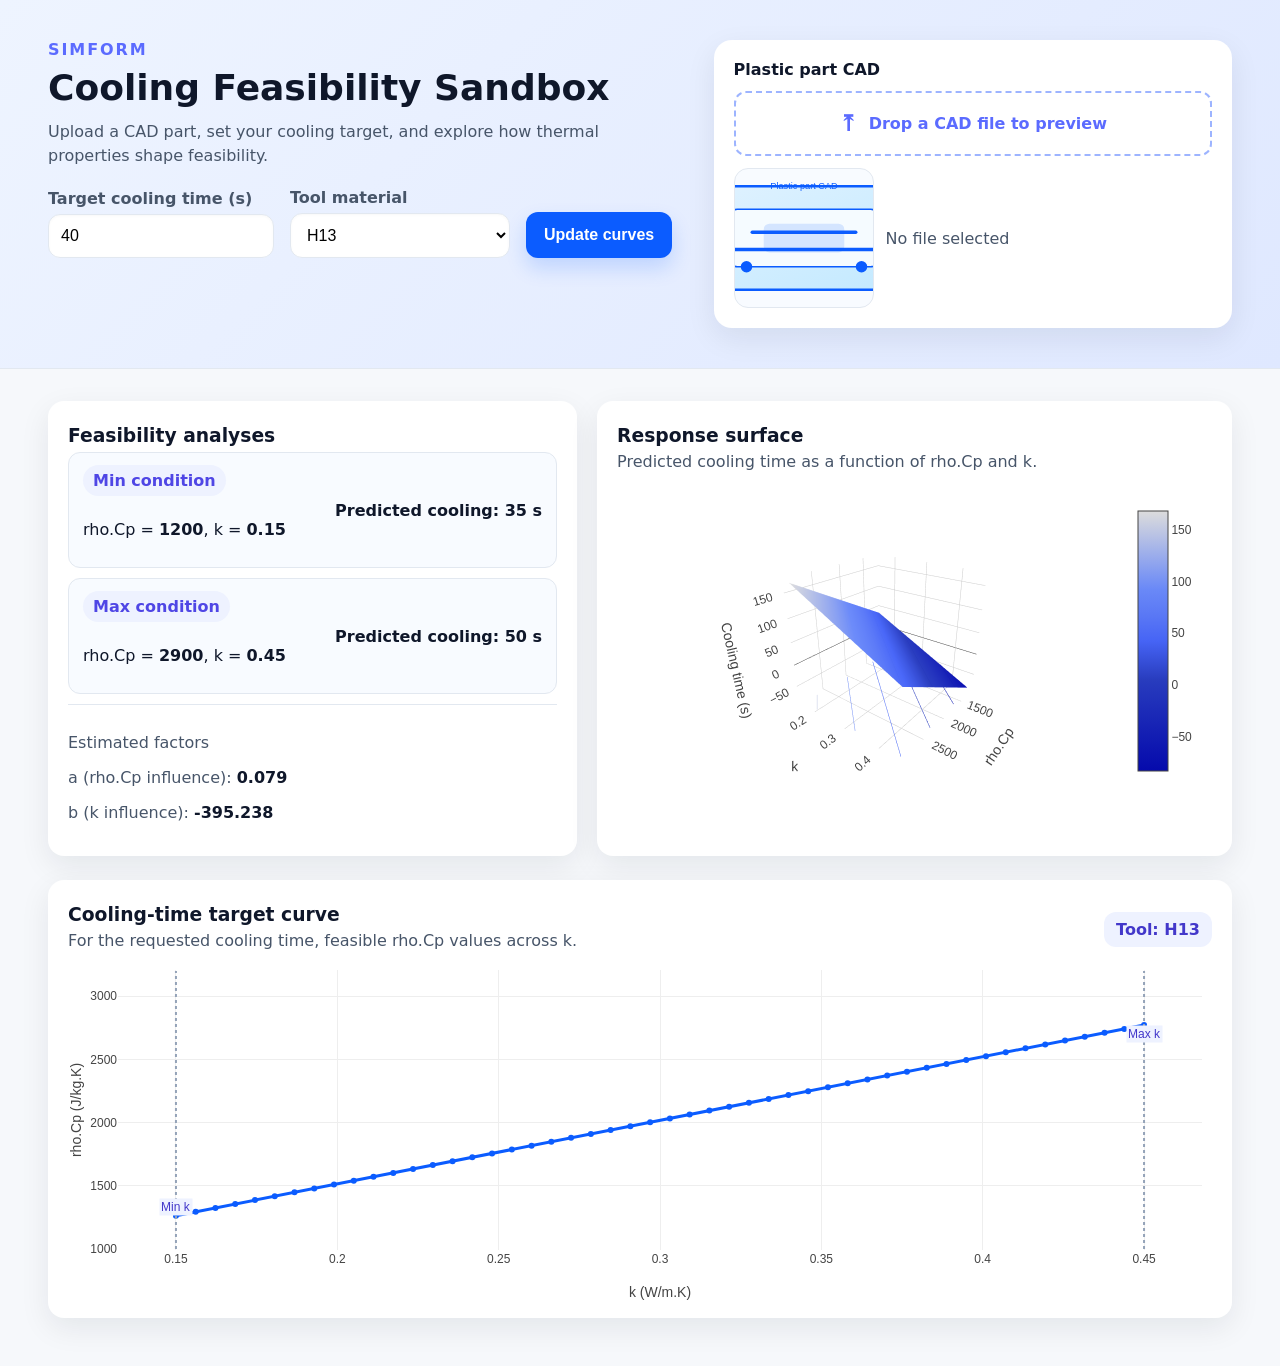
<file: index.html>
<!DOCTYPE html>
<html lang="en">
<head>
  <meta charset="UTF-8" />
  <meta name="viewport" content="width=device-width, initial-scale=1.0" />
  <title>SimForm Cooling Feasibility</title>
  <link rel="stylesheet" href="style.css" />
  <script src="https://cdn.plot.ly/plotly-2.30.0.min.js"></script>
</head>
<body>
  <header class="hero">
    <div>
      <p class="eyebrow">SimForm</p>
      <h1>Cooling Feasibility Sandbox</h1>
      <p class="subtitle">
        Upload a CAD part, set your cooling target, and explore how thermal
        properties shape feasibility.
      </p>
      <div class="inputs-row">
        <label class="input-block">
          <span>Target cooling time (s)</span>
          <input id="targetTime" type="number" min="1" step="0.1" value="40" />
        </label>
        <label class="input-block">
          <span>Tool material</span>
          <select id="toolMaterial">
            <option>H13</option>
            <option>P20</option>
          </select>
        </label>
        <button id="runButton" class="primary">Update curves</button>
      </div>
    </div>
    <div class="upload-card">
      <p class="upload-title">Plastic part CAD</p>
      <label class="upload-drop" for="cadUpload">
        <input id="cadUpload" type="file" accept=".stl,.step,.step,.igs,.iges,.png,.jpg,.jpeg" hidden />
        <span class="upload-icon">⤒</span>
        <span class="upload-text">Drop a CAD file to preview</span>
      </label>
      <div class="preview">
        <img id="previewImage" alt="Part preview" />
        <p id="previewName" class="preview-name">No file selected</p>
      </div>
    </div>
  </header>

  <main class="content">
    <section class="card-grid">
      <div class="card">
        <h3>Feasibility analyses</h3>
        <div class="analysis">
          <div>
            <p class="pill">Min condition</p>
            <p>rho.Cp = <strong id="minRhoCp">1200</strong>, k = <strong id="minK">0.15</strong></p>
          </div>
          <p class="cooling">Predicted cooling: <strong id="minCooling">35 s</strong></p>
        </div>
        <div class="analysis">
          <div>
            <p class="pill">Max condition</p>
            <p>rho.Cp = <strong id="maxRhoCp">2900</strong>, k = <strong id="maxK">0.45</strong></p>
          </div>
          <p class="cooling">Predicted cooling: <strong id="maxCooling">50 s</strong></p>
        </div>
        <div class="factors">
          <p>Estimated factors</p>
          <p>a (rho.Cp influence): <strong id="factorA"></strong></p>
          <p>b (k influence): <strong id="factorB"></strong></p>
        </div>
      </div>

      <div class="card">
        <h3>Response surface</h3>
        <p class="muted">Predicted cooling time as a function of rho.Cp and k.</p>
        <div id="surfacePlot" class="plot"></div>
      </div>
    </section>

    <section class="card">
      <div class="curve-header">
        <div>
          <h3>Cooling-time target curve</h3>
          <p class="muted">For the requested cooling time, feasible rho.Cp values across k.</p>
        </div>
        <div class="chip" id="toolChip">Tool: H13</div>
      </div>
      <div id="isoPlot" class="plot"></div>
    </section>
  </main>

  <template id="placeholderSvg">
    <svg viewBox="0 0 400 240" xmlns="http://www.w3.org/2000/svg" fill="none">
      <defs>
        <linearGradient id="grad" x1="0" y1="0" x2="1" y2="1">
          <stop offset="0%" stop-color="#e0f2ff" />
          <stop offset="100%" stop-color="#c2e9ff" />
        </linearGradient>
      </defs>
      <rect x="20" y="30" width="360" height="180" rx="18" fill="url(#grad)" stroke="#0b5cff" stroke-width="4" />
      <rect x="70" y="70" width="260" height="100" rx="14" fill="#f5fbff" stroke="#0b5cff" stroke-width="3" />
      <rect x="130" y="95" width="140" height="50" rx="10" fill="#0b5cff" opacity="0.14" />
      <path d="M80 140h240" stroke="#0b5cff" stroke-width="6" stroke-linecap="round" />
      <path d="M110 110h180" stroke="#0b5cff" stroke-width="6" stroke-linecap="round" />
      <circle cx="100" cy="170" r="10" fill="#0b5cff" />
      <circle cx="300" cy="170" r="10" fill="#0b5cff" />
      <text x="200" y="35" text-anchor="middle" font-size="16" fill="#0b5cff" font-family="'Inter', sans-serif">Plastic part CAD</text>
    </svg>
  </template>

  <script src="script.js"></script>
</body>
</html>
</file>
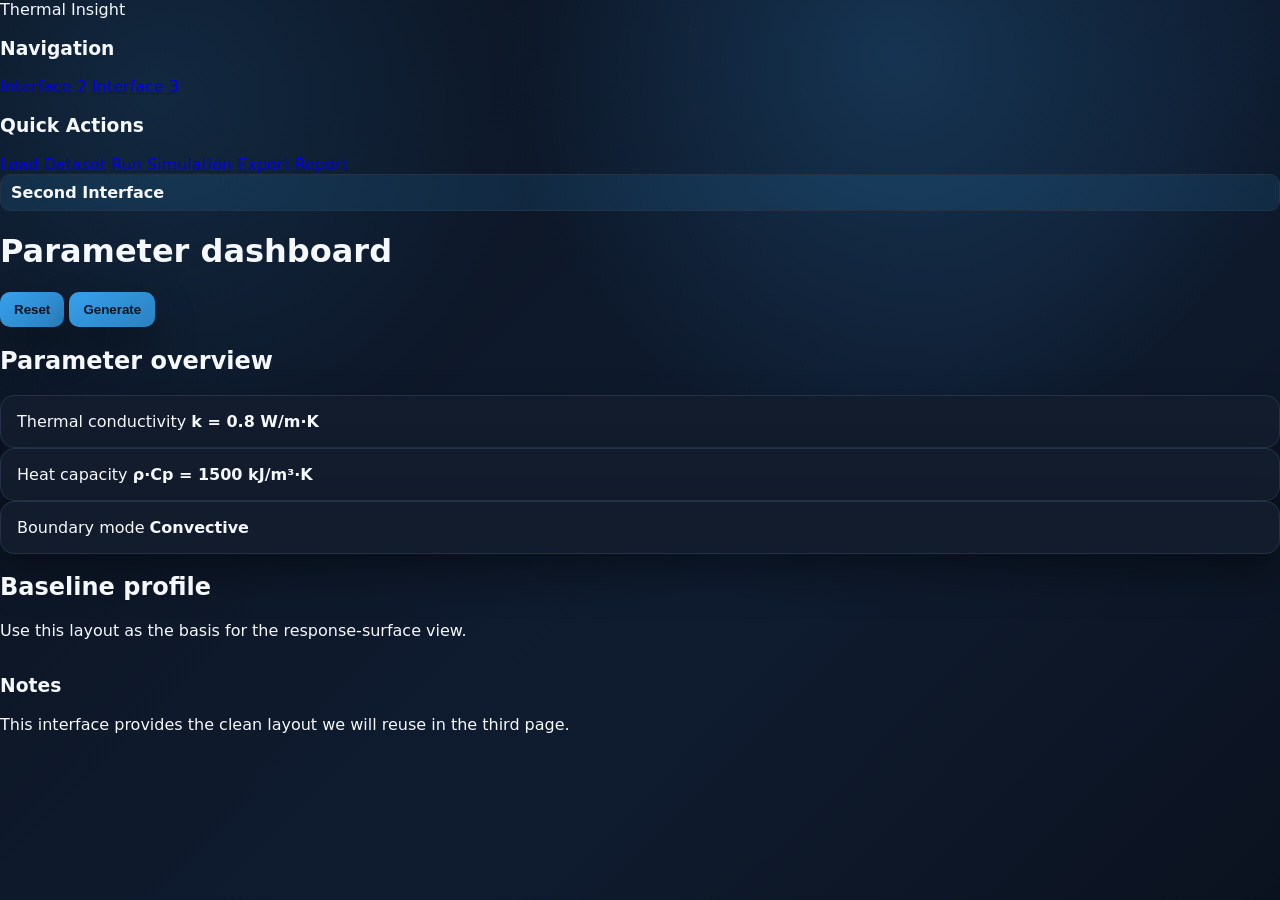
<file: web/interface2.html>
<!DOCTYPE html>
<html lang="en">
<head>
  <meta charset="UTF-8" />
  <meta name="viewport" content="width=device-width, initial-scale=1.0" />
  <title>Thermal Insight - Interface 2</title>
  <link rel="stylesheet" href="styles.css" />
</head>
<body>
  <div class="app-shell">
    <aside class="sidebar">
      <div class="logo">Thermal Insight</div>
      <div class="nav-section">
        <h3>Navigation</h3>
        <div class="nav-links">
          <a href="interface2.html" class="active">Interface 2</a>
          <a href="interface3.html">Interface 3</a>
        </div>
      </div>
      <div class="nav-section">
        <h3>Quick Actions</h3>
        <div class="nav-links">
          <a href="#">Load Dataset</a>
          <a href="#">Run Simulation</a>
          <a href="#">Export Report</a>
        </div>
      </div>
    </aside>

    <header>
      <div class="header-title">
        <div class="badge">Second Interface</div>
        <h1>Parameter dashboard</h1>
      </div>
      <div class="action-row">
        <button class="secondary">Reset</button>
        <button>Generate</button>
      </div>
    </header>

    <main>
      <div class="panel">
        <h2>Parameter overview</h2>
        <div class="grid-cards">
          <div class="card">
            <div class="metric">
              <span>Thermal conductivity</span>
              <strong>k = 0.8 W/m·K</strong>
            </div>
          </div>
          <div class="card">
            <div class="metric">
              <span>Heat capacity</span>
              <strong>ρ·Cp = 1500 kJ/m³·K</strong>
            </div>
          </div>
          <div class="card">
            <div class="metric">
              <span>Boundary mode</span>
              <strong>Convective</strong>
            </div>
          </div>
        </div>
      </div>
      <div class="panel">
        <h2>Baseline profile</h2>
        <p>Use this layout as the basis for the response-surface view.</p>
      </div>
    </main>

    <aside>
      <div class="panel">
        <h3>Notes</h3>
        <p class="summary">This interface provides the clean layout we will reuse in the third page.</p>
      </div>
    </aside>
  </div>
</body>
</html>
</file>
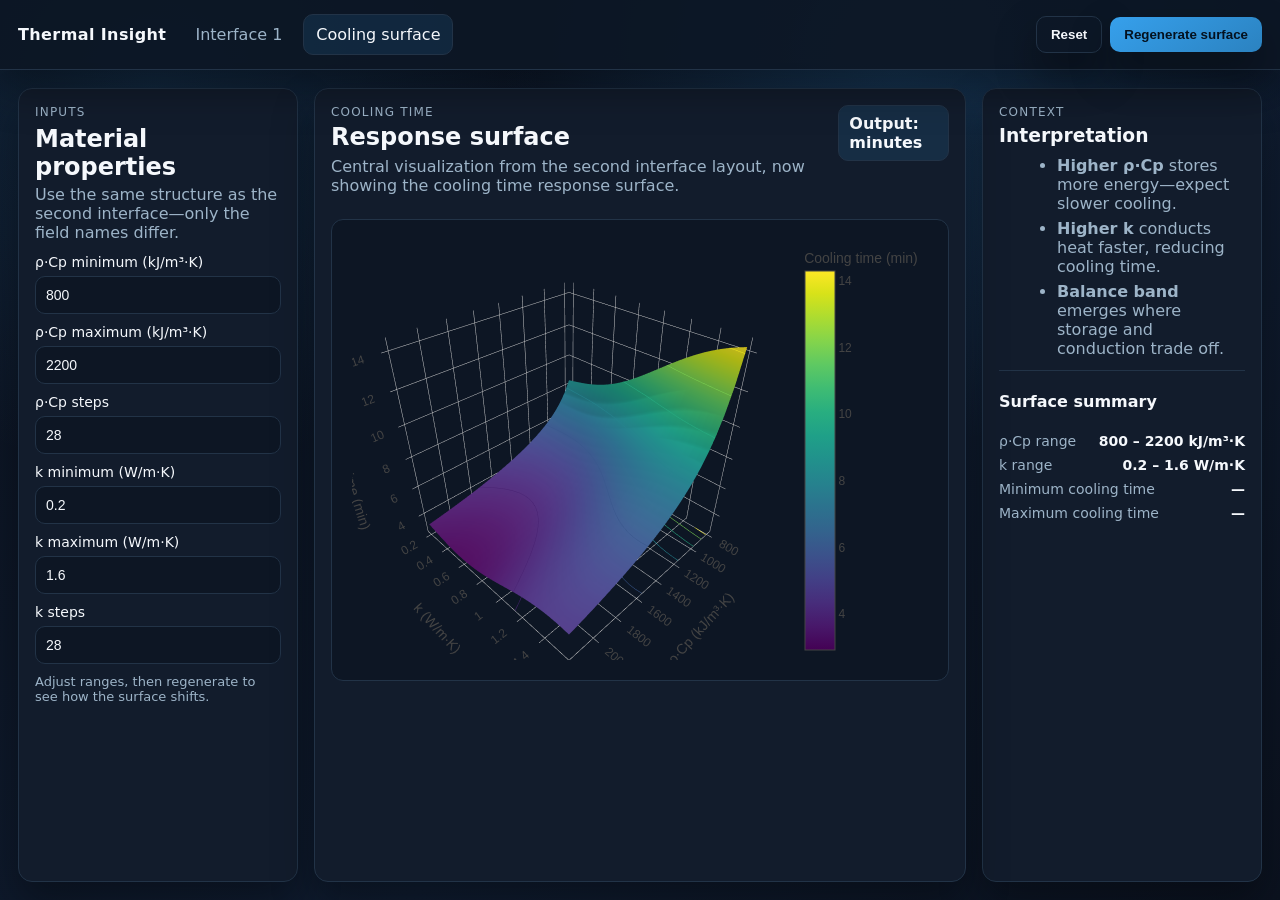
<file: web/interface3.html>
<!DOCTYPE html>
<html lang="en">
<head>
  <meta charset="UTF-8" />
  <meta name="viewport" content="width=device-width, initial-scale=1.0" />
  <title>Cooling Time Response Surface</title>
  <link rel="stylesheet" href="styles.css" />
  <script src="https://cdn.plot.ly/plotly-2.27.0.min.js"></script>
</head>
<body>
  <div class="app-shell">
    <header class="app-header">
      <div class="brand">Thermal Insight</div>
      <nav class="tabs">
        <a href="#" class="tab">Interface 1</a>
        <a href="interface3.html" class="tab active">Cooling surface</a>
      </nav>
      <div class="header-actions">
        <button id="resetBtn" class="ghost">Reset</button>
        <button id="refreshBtn">Regenerate surface</button>
      </div>
    </header>

    <main class="layout">
      <aside class="card controls">
        <header>
          <p class="eyebrow">Inputs</p>
          <h1>Material properties</h1>
          <p class="muted">Use the same structure as the second interface—only the field names differ.</p>
        </header>

        <form id="controls" class="grid">
          <label>
            <span>ρ·Cp minimum (kJ/m³·K)</span>
            <input id="rhoMin" type="number" step="10" value="800" />
          </label>
          <label>
            <span>ρ·Cp maximum (kJ/m³·K)</span>
            <input id="rhoMax" type="number" step="10" value="2200" />
          </label>
          <label>
            <span>ρ·Cp steps</span>
            <input id="rhoSteps" type="number" min="5" max="80" value="28" />
          </label>
          <label>
            <span>k minimum (W/m·K)</span>
            <input id="kMin" type="number" step="0.05" value="0.2" />
          </label>
          <label>
            <span>k maximum (W/m·K)</span>
            <input id="kMax" type="number" step="0.05" value="1.6" />
          </label>
          <label>
            <span>k steps</span>
            <input id="kSteps" type="number" min="5" max="80" value="28" />
          </label>
        </form>

        <p class="hint">Adjust ranges, then regenerate to see how the surface shifts.</p>
      </aside>

      <section class="card surface">
        <header class="surface-header">
          <div>
            <p class="eyebrow">Cooling time</p>
            <h2>Response surface</h2>
            <p class="muted">Central visualization from the second interface layout, now showing the cooling time response surface.</p>
          </div>
          <div class="badge">Output: minutes</div>
        </header>

        <div class="plot-wrap">
          <div id="surfacePlot" class="plot"></div>
        </div>
      </section>

      <aside class="card context">
        <header>
          <p class="eyebrow">Context</p>
          <h3>Interpretation</h3>
        </header>
        <ul class="insights">
          <li><strong>Higher ρ·Cp</strong> stores more energy—expect slower cooling.</li>
          <li><strong>Higher k</strong> conducts heat faster, reducing cooling time.</li>
          <li><strong>Balance band</strong> emerges where storage and conduction trade off.</li>
        </ul>

        <div class="divider"></div>

        <h4>Surface summary</h4>
        <dl class="summary" id="summaryList">
          <div><dt>ρ·Cp range</dt><dd>800 – 2200 kJ/m³·K</dd></div>
          <div><dt>k range</dt><dd>0.2 – 1.6 W/m·K</dd></div>
          <div><dt>Minimum cooling time</dt><dd id="minTime">—</dd></div>
          <div><dt>Maximum cooling time</dt><dd id="maxTime">—</dd></div>
        </dl>
      </aside>
    </main>
  </div>

  <script>
    const formatNumber = (value, digits = 2) => Number.parseFloat(value).toFixed(digits);

    function generateVector(min, max, steps) {
      const values = [];
      const step = (max - min) / (steps - 1);
      for (let i = 0; i < steps; i += 1) {
        values.push(Number((min + i * step).toFixed(4)));
      }
      return values;
    }

    function coolingTime(rhoCp, k) {
      const conductionFactor = rhoCp / (k * 1300);
      const convectivePenalty = 4 * Math.exp(-k * 0.9);
      const texture = Math.sin(rhoCp / 260) * 0.6;
      return conductionFactor + convectivePenalty + texture + 2;
    }

    function readInputs() {
      return {
        rho: {
          min: Number(document.getElementById('rhoMin').value),
          max: Number(document.getElementById('rhoMax').value),
          steps: Number(document.getElementById('rhoSteps').value),
        },
        k: {
          min: Number(document.getElementById('kMin').value),
          max: Number(document.getElementById('kMax').value),
          steps: Number(document.getElementById('kSteps').value),
        },
      };
    }

    function updateSummary(rhoRange, kRange, zValues) {
      document.querySelector('#summaryList dd:nth-of-type(1)').textContent =
        `${formatNumber(rhoRange.min, 0)} – ${formatNumber(rhoRange.max, 0)} kJ/m³·K`;
      document.querySelector('#summaryList dd:nth-of-type(2)').textContent =
        `${formatNumber(kRange.min, 2)} – ${formatNumber(kRange.max, 2)} W/m·K`;

      const flat = zValues.flat();
      const minVal = Math.min(...flat);
      const maxVal = Math.max(...flat);
      document.getElementById('minTime').textContent = `${formatNumber(minVal, 2)} min`;
      document.getElementById('maxTime').textContent = `${formatNumber(maxVal, 2)} min`;
    }

    function createSurface() {
      const { rho, k } = readInputs();
      const rhoCp = generateVector(rho.min, rho.max, rho.steps);
      const kVals = generateVector(k.min, k.max, k.steps);
      const z = rhoCp.map((cp) => kVals.map((kVal) => Number(coolingTime(cp, kVal).toFixed(3))));

      const trace = {
        type: 'surface',
        x: rhoCp,
        y: kVals,
        z,
        colorscale: 'Viridis',
        showscale: true,
        colorbar: { title: 'Cooling time (min)' },
        contours: {
          z: { show: true, usecolormap: true, project: { z: true } },
        },
      };

      const layout = {
        title: false,
        margin: { l: 10, r: 10, b: 10, t: 10 },
        paper_bgcolor: 'transparent',
        plot_bgcolor: 'transparent',
        scene: {
          xaxis: { title: 'ρ·Cp (kJ/m³·K)' },
          yaxis: { title: 'k (W/m·K)' },
          zaxis: { title: 'Cooling time (min)' },
        },
      };

      Plotly.newPlot('surfacePlot', [trace], layout, { responsive: true });
      updateSummary(rho, k, z);
    }

    document.getElementById('refreshBtn').addEventListener('click', (event) => {
      event.preventDefault();
      createSurface();
    });

    document.getElementById('resetBtn').addEventListener('click', (event) => {
      event.preventDefault();
      document.getElementById('controls').reset();
      createSurface();
    });

    window.addEventListener('resize', () => Plotly.Plots.resize('surfacePlot'));

    createSurface();
  </script>
</body>
</html>
</file>
<file: style.css>
:root {
  --bg: #f6f8fb;
  --card: #ffffff;
  --text: #0f172a;
  --muted: #475569;
  --primary: #0b5cff;
  --border: #e2e8f0;
  --shadow: 0 10px 30px rgba(15, 23, 42, 0.08);
}

* {
  box-sizing: border-box;
}

body {
  font-family: 'Inter', system-ui, -apple-system, sans-serif;
  margin: 0;
  background: var(--bg);
  color: var(--text);
}

.hero {
  display: grid;
  grid-template-columns: 1.1fr 0.9fr;
  gap: 32px;
  padding: 40px 48px;
  background: linear-gradient(135deg, #eef4ff, #dfe8ff);
  border-bottom: 1px solid var(--border);
}

h1 {
  margin: 8px 0 12px;
  font-size: 36px;
}

.subtitle {
  margin: 0 0 20px;
  color: var(--muted);
  line-height: 1.5;
  max-width: 720px;
}

.eyebrow {
  margin: 0;
  text-transform: uppercase;
  letter-spacing: 0.12em;
  color: #5b6bff;
  font-weight: 700;
}

.inputs-row {
  display: flex;
  gap: 16px;
  flex-wrap: wrap;
  align-items: flex-end;
}

.input-block {
  display: flex;
  flex-direction: column;
  gap: 6px;
  font-weight: 600;
  color: var(--muted);
}

.input-block input,
.input-block select {
  padding: 12px;
  border-radius: 12px;
  border: 1px solid var(--border);
  font-size: 16px;
  min-width: 220px;
  background: #fff;
  box-shadow: inset 0 1px 3px rgba(0, 0, 0, 0.03);
}

.primary {
  padding: 14px 18px;
  border-radius: 12px;
  border: none;
  background: var(--primary);
  color: white;
  font-size: 16px;
  font-weight: 700;
  cursor: pointer;
  transition: transform 0.1s ease, box-shadow 0.1s ease;
  box-shadow: 0 10px 20px rgba(11, 92, 255, 0.18);
}

.primary:hover {
  transform: translateY(-1px);
  box-shadow: 0 14px 26px rgba(11, 92, 255, 0.25);
}

.upload-card {
  background: var(--card);
  border-radius: 18px;
  padding: 20px;
  box-shadow: var(--shadow);
  display: flex;
  flex-direction: column;
  gap: 12px;
  align-self: start;
}

.upload-title {
  margin: 0;
  font-weight: 700;
}

.upload-drop {
  border: 2px dashed #9db4ff;
  border-radius: 12px;
  padding: 18px;
  display: flex;
  gap: 12px;
  align-items: center;
  color: #5b6bff;
  font-weight: 700;
  cursor: pointer;
  justify-content: center;
}

.upload-icon {
  font-size: 22px;
}

.preview {
  display: grid;
  grid-template-columns: 140px 1fr;
  gap: 12px;
  align-items: center;
}

.preview img {
  width: 140px;
  height: 140px;
  object-fit: cover;
  border-radius: 14px;
  border: 1px solid var(--border);
  background: #f8fbff;
}

.preview-name {
  margin: 0;
  color: var(--muted);
}

.content {
  padding: 32px 48px 48px;
  display: flex;
  flex-direction: column;
  gap: 24px;
}

.card-grid {
  display: grid;
  grid-template-columns: 1fr 1.2fr;
  gap: 20px;
}

.card {
  background: var(--card);
  border-radius: 16px;
  padding: 18px 20px;
  box-shadow: var(--shadow);
}

.card h3 {
  margin: 6px 0 6px;
}

.muted {
  color: var(--muted);
  margin: 0 0 10px;
}

.analysis {
  border: 1px solid var(--border);
  border-radius: 12px;
  padding: 12px 14px;
  margin-bottom: 10px;
  display: flex;
  justify-content: space-between;
  align-items: center;
  background: #f8fbff;
}

.pill {
  display: inline-block;
  padding: 6px 10px;
  border-radius: 999px;
  background: #eef2ff;
  color: #4f46e5;
  font-weight: 700;
  margin: 0 0 8px;
}

.cooling {
  margin: 0;
  font-weight: 700;
}

.factors {
  border-top: 1px solid var(--border);
  padding-top: 12px;
  color: var(--muted);
}

.factors strong {
  color: var(--text);
}

.plot {
  width: 100%;
  height: 340px;
}

.curve-header {
  display: flex;
  align-items: center;
  justify-content: space-between;
}

.chip {
  background: #eef2ff;
  color: #4338ca;
  padding: 8px 12px;
  border-radius: 12px;
  font-weight: 700;
}

.muted strong {
  color: var(--text);
}

@media (max-width: 980px) {
  .hero,
  .card-grid {
    grid-template-columns: 1fr;
  }

  .inputs-row {
    flex-direction: column;
    align-items: stretch;
  }

  .primary,
  .input-block input,
  .input-block select {
    width: 100%;
  }

  .preview {
    grid-template-columns: 1fr;
    justify-items: center;
  }
}
</file>
<file: web/styles.css>
:root {
  --bg: #0f1724;
  --card: #121c2c;
  --card-strong: #0d1624;
  --border: #223347;
  --accent: #36a0ec;
  --accent-strong: #2b82c0;
  --text: #f5f8fc;
  --muted: #9db4c8;
  --shadow: 0 20px 40px rgba(0, 0, 0, 0.35);
  font-family: "Inter", "Segoe UI", -apple-system, system-ui, sans-serif;
}

* {
  box-sizing: border-box;
}

body {
  margin: 0;
  min-height: 100vh;
  background: radial-gradient(circle at 12% 10%, rgba(54, 160, 236, 0.15), transparent 28%),
    radial-gradient(circle at 70% 6%, rgba(54, 160, 236, 0.2), transparent 32%),
    linear-gradient(135deg, #0b121f 0%, #0f1c30 60%, #0b121f 100%);
  color: var(--text);
}

.app-shell {
  min-height: 100vh;
  display: flex;
  flex-direction: column;
}

.app-header {
  display: flex;
  align-items: center;
  gap: 16px;
  padding: 14px 18px;
  border-bottom: 1px solid var(--border);
  background: rgba(13, 22, 36, 0.92);
  box-shadow: var(--shadow);
  position: sticky;
  top: 0;
  z-index: 5;
}

.brand {
  font-weight: 800;
  letter-spacing: 0.4px;
}

.tabs {
  display: flex;
  align-items: center;
  gap: 8px;
  flex: 1;
}

.tab {
  text-decoration: none;
  color: var(--muted);
  padding: 10px 12px;
  border-radius: 10px;
  border: 1px solid transparent;
  transition: background 0.2s ease, color 0.2s ease, border-color 0.2s ease;
}

.tab:hover,
.tab.active {
  color: var(--text);
  background: rgba(54, 160, 236, 0.12);
  border-color: var(--border);
}

.header-actions {
  display: flex;
  align-items: center;
  gap: 8px;
}

button {
  background: linear-gradient(145deg, var(--accent), var(--accent-strong));
  color: #04111f;
  border: none;
  padding: 10px 14px;
  border-radius: 10px;
  font-weight: 700;
  cursor: pointer;
  box-shadow: var(--shadow);
  transition: transform 0.15s ease, box-shadow 0.2s ease;
}

button.ghost {
  background: transparent;
  color: var(--text);
  border: 1px solid var(--border);
}

button:hover {
  transform: translateY(-1px);
  box-shadow: 0 18px 34px rgba(0, 0, 0, 0.38);
}

.layout {
  display: grid;
  grid-template-columns: 280px 1fr 280px;
  gap: 16px;
  padding: 18px;
  flex: 1;
}

.card {
  background: var(--card);
  border: 1px solid var(--border);
  border-radius: 14px;
  padding: 16px;
  box-shadow: var(--shadow);
}

.controls header h1 {
  margin: 6px 0 4px;
}

.eyebrow {
  margin: 0;
  text-transform: uppercase;
  letter-spacing: 1.2px;
  color: var(--muted);
  font-size: 12px;
}

.muted {
  color: var(--muted);
  margin: 4px 0 12px;
}

.grid {
  display: grid;
  gap: 10px;
}

label {
  display: grid;
  gap: 6px;
  font-size: 14px;
}

input {
  background: var(--card-strong);
  border: 1px solid var(--border);
  color: var(--text);
  border-radius: 10px;
  padding: 10px;
  font-size: 14px;
}

.hint {
  color: var(--muted);
  font-size: 13px;
  margin-top: 10px;
}

.surface {
  position: relative;
  display: flex;
  flex-direction: column;
}

.surface-header {
  display: flex;
  align-items: flex-start;
  justify-content: space-between;
  gap: 12px;
}

.surface-header h2 {
  margin: 4px 0 6px;
}

.badge {
  align-self: flex-start;
  background: rgba(54, 160, 236, 0.12);
  border: 1px solid var(--border);
  color: var(--text);
  padding: 8px 10px;
  border-radius: 10px;
  font-weight: 700;
}

.plot-wrap {
  margin-top: 12px;
  background: var(--card-strong);
  border: 1px solid var(--border);
  border-radius: 12px;
  padding: 10px;
  min-height: 460px;
}

.plot {
  width: 100%;
  height: 100%;
  min-height: 440px;
}

.context h3 {
  margin: 6px 0 10px;
}

.insights {
  color: var(--muted);
  margin: 0 0 12px 18px;
  display: grid;
  gap: 6px;
}

.divider {
  border-bottom: 1px solid var(--border);
  margin: 12px 0;
}

.summary {
  display: grid;
  gap: 8px;
  margin: 0;
}

.summary div {
  display: flex;
  justify-content: space-between;
  gap: 10px;
  font-size: 14px;
}

.summary dt {
  margin: 0;
  color: var(--muted);
}

.summary dd {
  margin: 0;
  font-weight: 700;
}

@media (max-width: 1120px) {
  .layout {
    grid-template-columns: 1fr;
  }

  .context {
    order: 3;
  }
}

@media (max-width: 760px) {
  .app-header {
    flex-wrap: wrap;
  }

  .tabs {
    width: 100%;
  }
}
</file>
